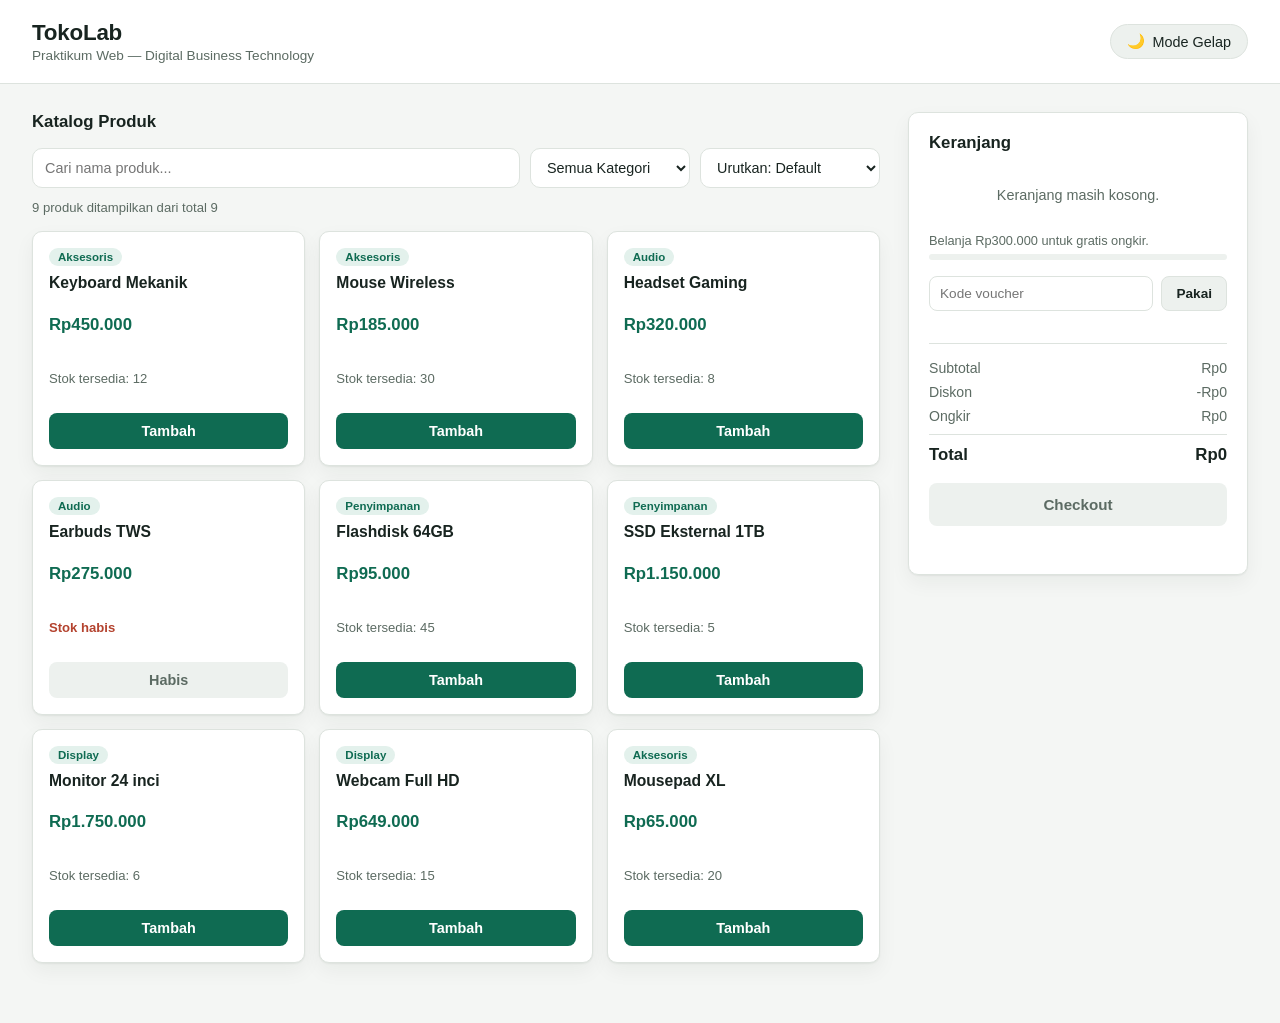
<file: index.html>
<!DOCTYPE html>
<html lang="id" data-theme="light">
<head>
<meta charset="UTF-8">
<meta name="viewport" content="width=device-width, initial-scale=1.0">
<title>TokoLab — Katalog Produk</title>
<link rel="stylesheet" href="style.css">
</head>
<body>

  <header class="topbar">
    <div class="brand">
      <h1>TokoLab</h1>
      <p>Praktikum Web — Digital Business Technology</p>
    </div>
    <button id="themeToggle" class="theme-toggle" type="button">
      <span id="themeIcon">🌙</span>
      <span id="themeLabel">Mode Gelap</span>
    </button>
  </header>

  <main class="layout">

    <section class="catalog-panel">

      <h2 class="panel-title">Katalog Produk</h2>

      <div class="controls">
        <input id="searchInput" type="text" placeholder="Cari nama produk..." autocomplete="off">

        <select id="categorySelect">
          <option value="Semua">Semua Kategori</option>
          <option value="Aksesoris">Aksesoris</option>
          <option value="Audio">Audio</option>
          <option value="Penyimpanan">Penyimpanan</option>
          <option value="Display">Display</option>
        </select>

        <select id="sortSelect">
          <option value="default">Urutkan: Default</option>
          <option value="price-asc">Harga: Termurah</option>
          <option value="price-desc">Harga: Termahal</option>
          <option value="name-asc">Nama: A-Z</option>
          <option value="stock-desc">Stok: Terbanyak</option>
        </select>
      </div>

      <p id="resultCount" class="result-count"></p>

      <div id="productGrid" class="product-grid"></div>

      <p id="emptyState" class="empty-state" hidden>Tidak ada produk yang cocok dengan pencarianmu.</p>

    </section>

    <aside class="cart-panel">
      <h2 class="panel-title">Keranjang</h2>

      <div id="cartEmpty" class="cart-empty">Keranjang masih kosong.</div>

      <ul id="cartList" class="cart-list"></ul>

      <div class="shipping-progress">
        <p id="shippingNote"></p>
        <div class="progress-track">
          <div id="progressBar" class="progress-bar"></div>
        </div>
      </div>

      <div class="voucher-row">
        <input id="voucherInput" type="text" placeholder="Kode voucher">
        <button id="voucherBtn" type="button">Pakai</button>
      </div>
      <p id="voucherMsg" class="voucher-msg"></p>

      <div class="summary">
        <div class="summary-row"><span>Subtotal</span><span id="subtotalVal">Rp0</span></div>
        <div class="summary-row"><span>Diskon</span><span id="discountVal">-Rp0</span></div>
        <div class="summary-row"><span>Ongkir</span><span id="shippingVal">Rp0</span></div>
        <div class="summary-row total"><span>Total</span><span id="totalVal">Rp0</span></div>
      </div>

      <button id="checkoutBtn" class="checkout-btn" type="button" disabled>Checkout</button>

      <p id="checkoutMsg" class="checkout-msg"></p>
    </aside>

  </main>

  <script src="script.js"></script>
</body>
</html>
</file>
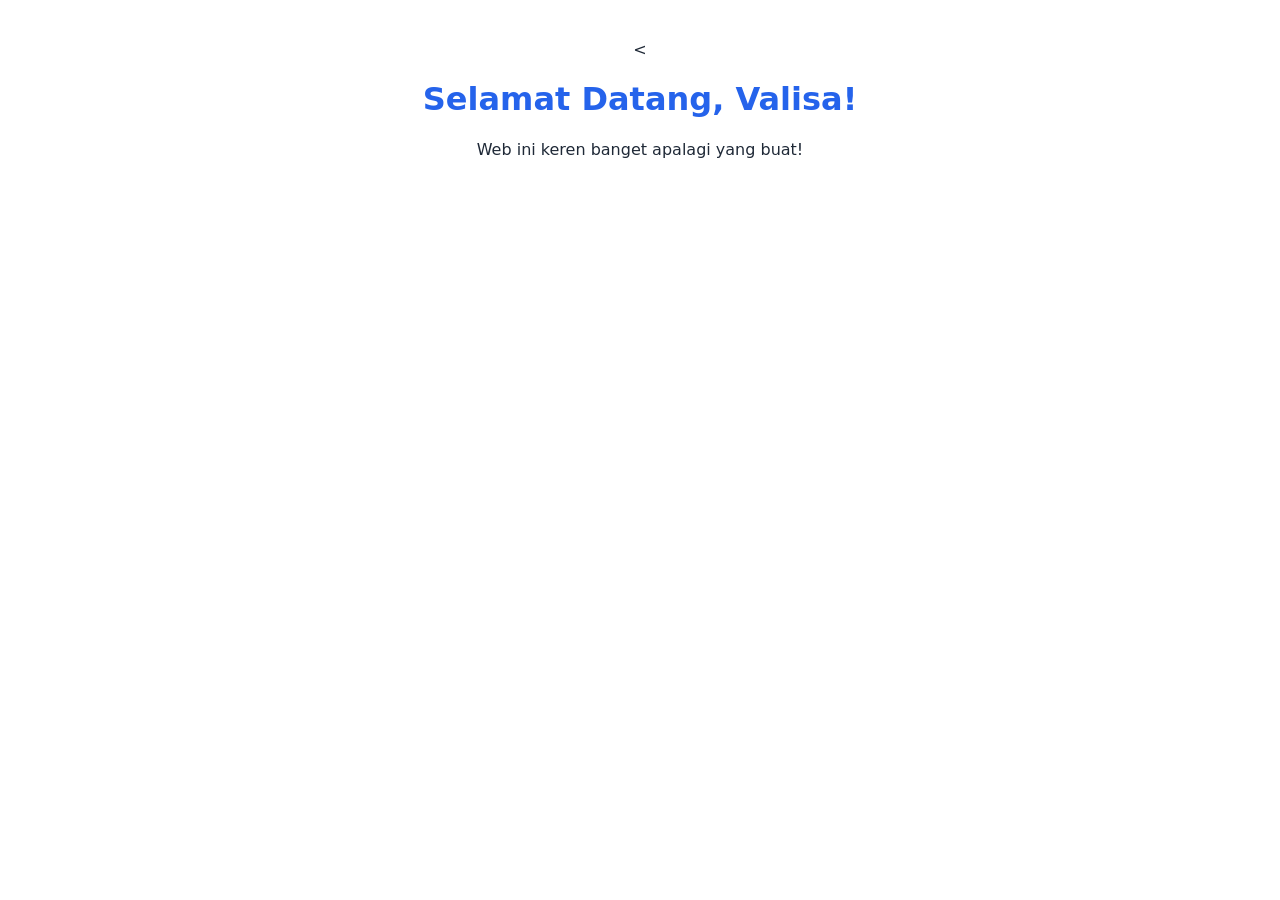
<file: Contoh 2.1 Week 4.html>
<<html lang="en">
<head>
    <title>Week 4</title>
    <style>
        body {
            font-family: system-ui, sans-serif;
            text-align: center;
            margin-top: 40px;
            color: #1f2937;
        }
        h1{
            color: #2563eb;
        }
    </style>
</head>
<body>
    <h1>Selamat Datang, Valisa!</h1>
    <p>Web ini keren banget apalagi yang buat!</p>

    <script>
        let nama = "Valisa";
        const tahunLahir = 2008;
        let umur = 2026 - tahunLahir;
        let sudahLulus = false;

        console.log(nama, umur, sudahLulus);
        console.log(typeof nama, typeof umur, typeof sudahLulus);
        console.log(typeof undefined, typeof null);
        console.log (Array.isArray([1, 2, 3]));
    </script>
</body>
</html>
</file>
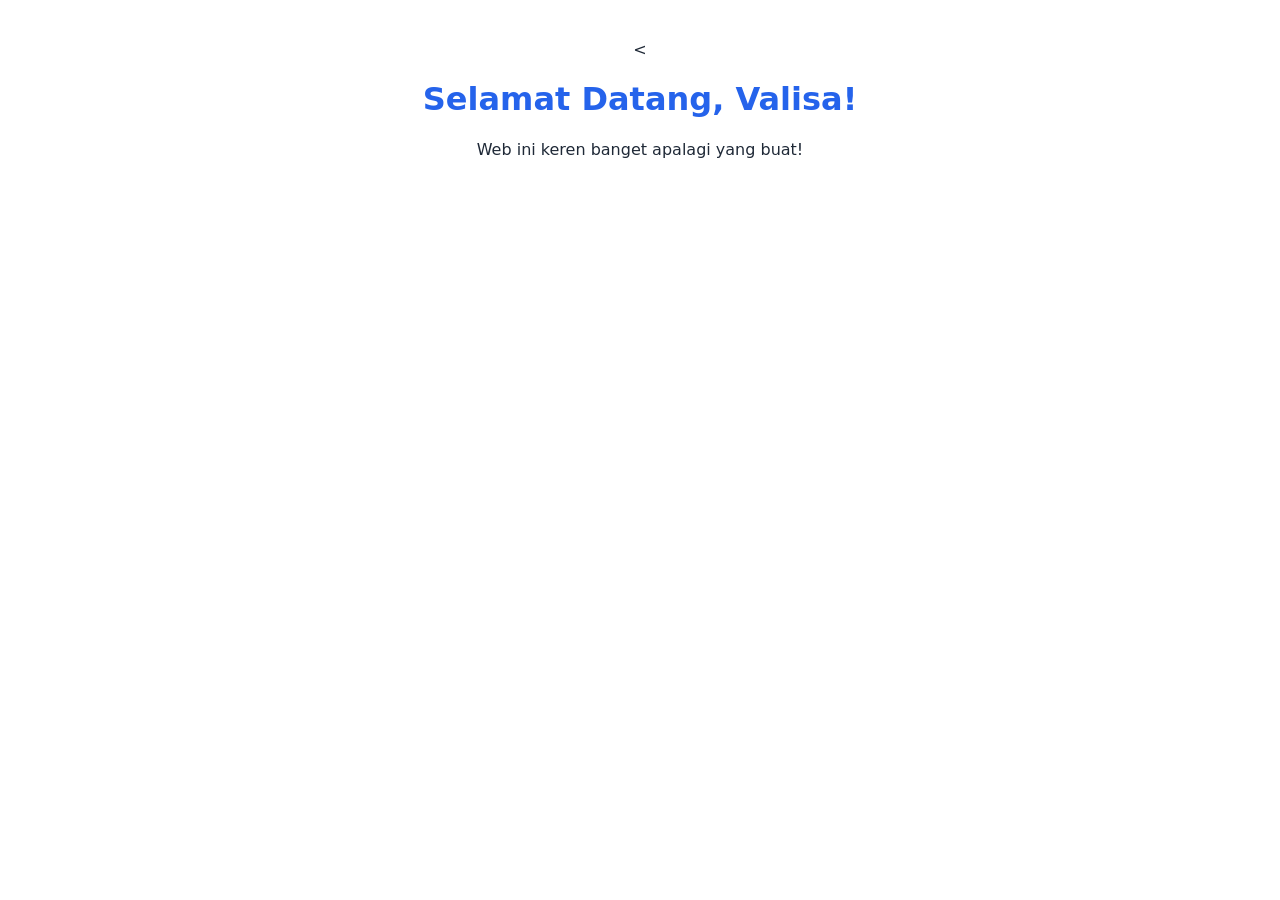
<file: contoh 2.2 week 4.html>
<<html lang="en">
<head>
    <title>Week 4</title>
    <style>
        body {
            font-family: system-ui, sans-serif;
            text-align: center;
            margin-top: 40px;
            color: #1f2937;
        }
        h1{
            color: #2563eb;
        }
    </style>
</head>
<body>
    <h1>Selamat Datang, Valisa!</h1>
    <p>Web ini keren banget apalagi yang buat!</p>

    <script>
       const harga = 150000;
const diskonPersen = 20;
const potongan = harga * (diskonPersen / 100);
const hargaAkhir = harga - potongan;
console.log(⁠ Harga awal: Rp${harga} ⁠);
console.log(⁠ Diskon ${diskonPersen}% = Rp${potongan} ⁠);
console.log(⁠ Harga akhir: Rp${hargaAkhir} ⁠);
const status = hargaAkhir < 100000 ? "Murah" : "Mahal";
console.log(⁠ Status: ${status} ⁠);
    </script>
</body>
</html>
</file>
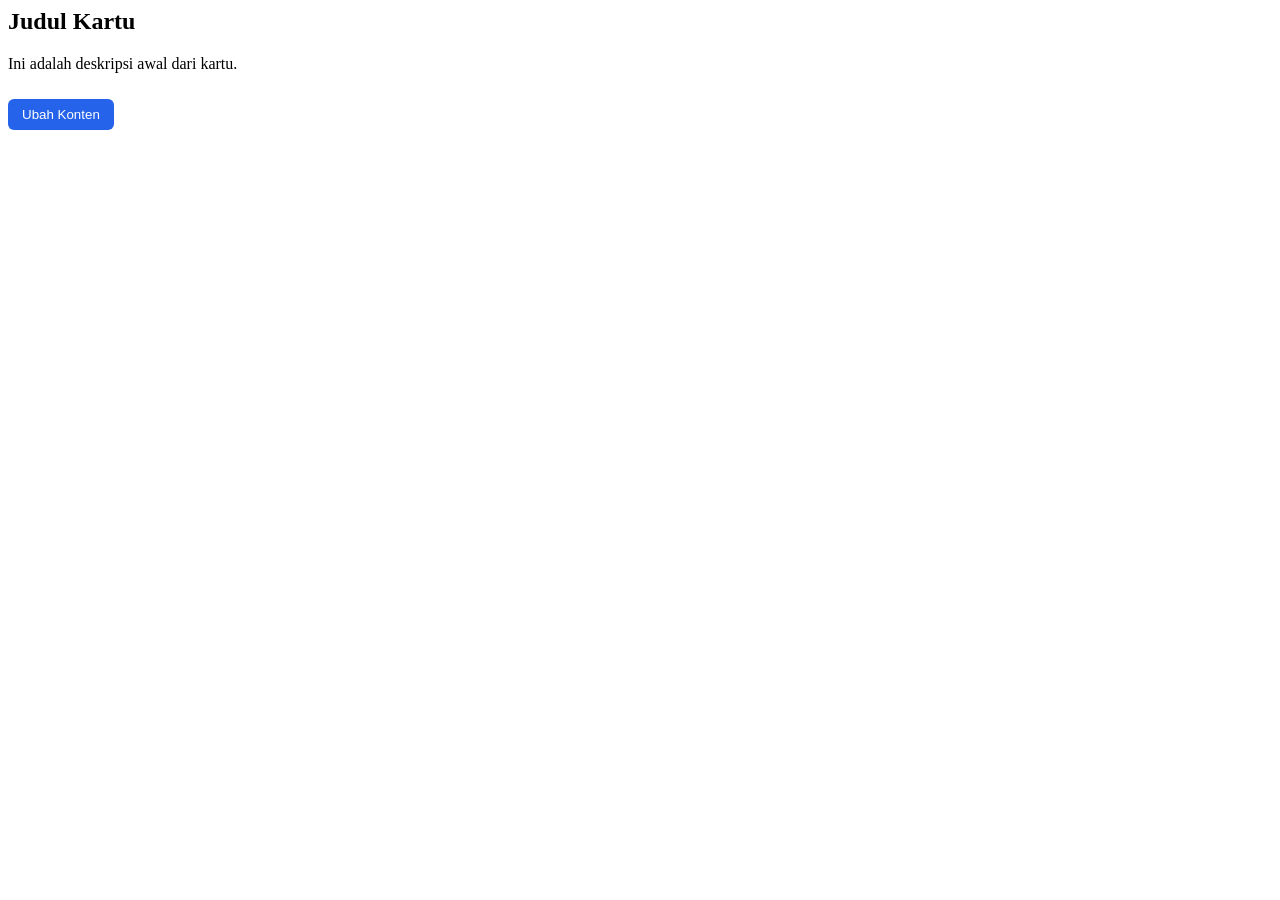
<file: Contoh 6.1 Week 4.html>
<html lang="en">
<head>
    <div class="kartu">
      <h2 id="judul-kartu">Judul Kartu</h2>
      <p class="deskripsi">Ini adalah deskripsi awal dari kartu.</p>
      <button id="btn-ubah">Ubah Konten</button>
    </div>
    <style>
        font-family: system-ui, sans-serif;
        padding: 20px;
      }
      .kartu {
        border: 1px solid #cbd5e1;
        border-radius: 10px;
        padding: 20px;
        max-width: 320px;
      }
      button {
        margin-top: 10px;
        padding: 8px 14px;
        border: none;
        border-radius: 6px;
        background: #2563eb;
        color: white;
        cursor: pointer;
      }
      button:hover {
        background: #1d4ed8;
      }
    <script>
        const btn = document.getElementById("btn-ubah");
      const judul = document.querySelector("#judul-kartu");
      const deskripsi = document.querySelector(".deskripsi");
      btn.addEventListener("click", () => {
        judul.textContent = "Judul Sudah Diubah!";
        deskripsi.textContent =
          "Konten ini diganti oleh JavaScript saat tombol diklik.";
      });
    </script>
</body>
</html>
</file>
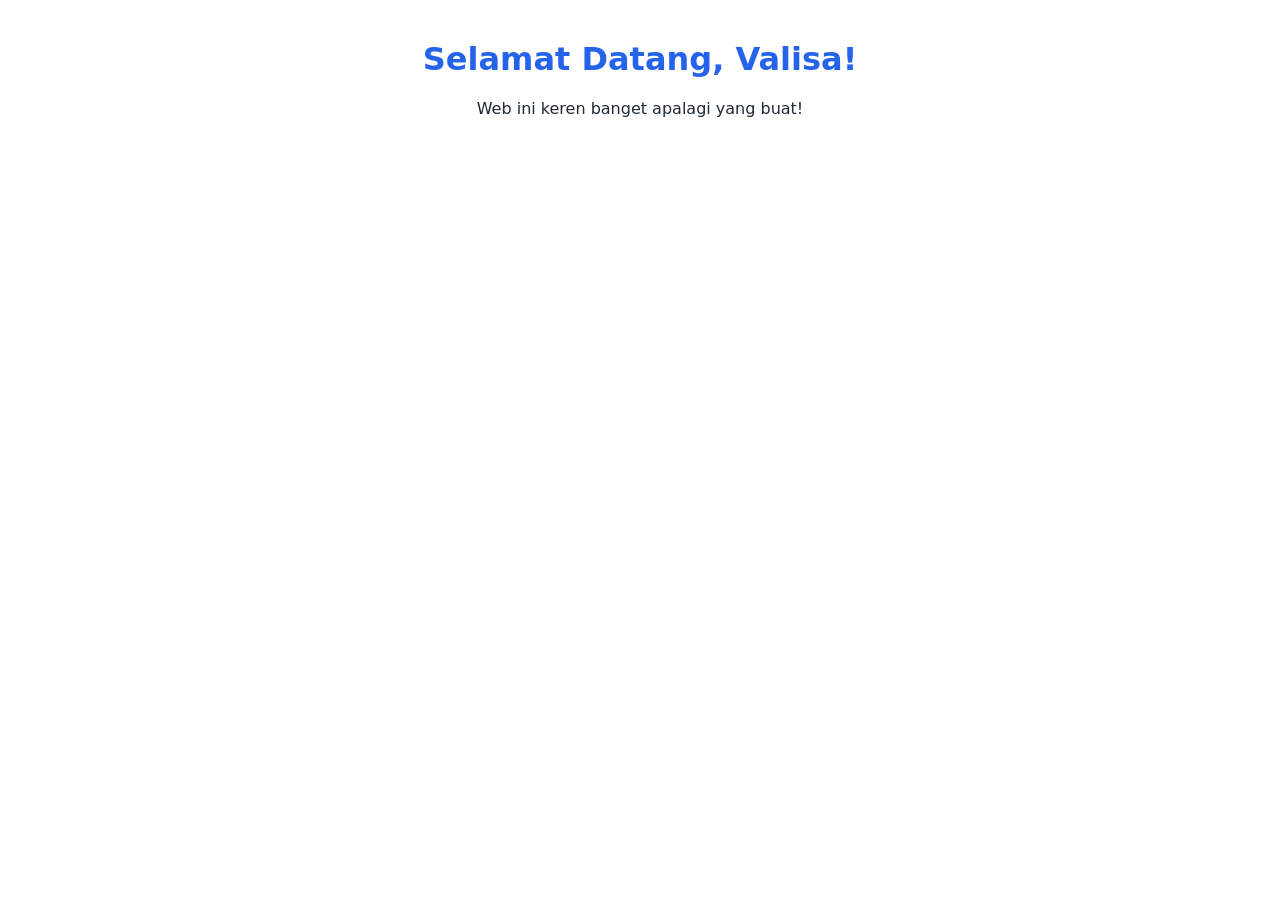
<file: Week 4.html>
<html lang="en">
<head>
    <title>Week 4</title>
    <style>
        body {
            font-family: system-ui, sans-serif;
            text-align: center;
            margin-top: 40px;
            color: #1f2937;
        }
        h1{
            color: #2563eb;
        }
    </style>
</head>
<body>
    <h1>Selamat Datang, Valisa!</h1>
    <p>Web ini keren banget apalagi yang buat!</p>

    <script>
        let nama = "Valisa";
        const tahunLahir = 2008;
        let umur = 2026 - tahunLahir;
        let sudahLulus = false;


        console.log(nama, umur, sudahLulus);
        console.log(typeof nama, typeof umur, typeof sudahLulus);
        console.log(typeof undefined, typeof null);
        console.log (Array.isArray([1, 2, 3]));
    </script>
</body>
</html>
</file>
<file: style.css>
:root {
  --bg: #f4f6f4;
  --surface: #ffffff;
  --surface-2: #edf1ee;
  --text: #182420;
  --text-muted: #5c6b63;
  --border: #dde3de;
  --accent: #0f6b52;
  --accent-hover: #0c5642;
  --accent-soft: #e3f1ec;
  --danger: #b4432f;
  --warn-bg: #fbeeeb;
  --shadow: 0 1px 2px rgba(20, 30, 25, 0.06), 0 8px 20px rgba(20, 30, 25, 0.05);
  --radius: 10px;
  --font: "Segoe UI", "Helvetica Neue", Arial, sans-serif;
}

[data-theme="dark"] {
  --bg: #101512;
  --surface: #171d1a;
  --surface-2: #1d2420;
  --text: #e7ede9;
  --text-muted: #93a29a;
  --border: #2a332d;
  --accent: #2ea183;
  --accent-hover: #38b895;
  --accent-soft: #17332a;
  --danger: #e07862;
  --warn-bg: #2c1c18;
  --shadow: 0 1px 2px rgba(0, 0, 0, 0.3), 0 8px 24px rgba(0, 0, 0, 0.35);
}

* { box-sizing: border-box; }

body {
  margin: 0;
  font-family: var(--font);
  background: var(--bg);
  color: var(--text);
  transition: background 0.2s ease, color 0.2s ease;
}

.topbar {
  display: flex;
  justify-content: space-between;
  align-items: center;
  padding: 20px 32px;
  border-bottom: 1px solid var(--border);
  background: var(--surface);
}

.brand h1 {
  margin: 0;
  font-size: 1.4rem;
  letter-spacing: -0.01em;
}

.brand p {
  margin: 2px 0 0;
  font-size: 0.85rem;
  color: var(--text-muted);
}

.theme-toggle {
  display: flex;
  align-items: center;
  gap: 8px;
  padding: 8px 16px;
  border-radius: 999px;
  border: 1px solid var(--border);
  background: var(--surface-2);
  color: var(--text);
  cursor: pointer;
  font-size: 0.9rem;
  transition: background 0.15s ease, transform 0.1s ease;
}

.theme-toggle:hover { background: var(--accent-soft); }
.theme-toggle:active { transform: scale(0.97); }


.layout {
  display: grid;
  grid-template-columns: 1fr 340px;
  gap: 28px;
  padding: 28px 32px 60px;
  max-width: 1280px;
  margin: 0 auto;
}

@media (max-width: 900px) {
  .layout { grid-template-columns: 1fr; }
}

.panel-title {
  margin: 0 0 16px;
  font-size: 1.05rem;
  font-weight: 700;
}


.controls {
  display: grid;
  grid-template-columns: 1fr 160px 180px;
  gap: 10px;
  margin-bottom: 12px;
}

@media (max-width: 640px) {
  .controls { grid-template-columns: 1fr; }
}

.controls input,
.controls select {
  padding: 10px 12px;
  border-radius: var(--radius);
  border: 1px solid var(--border);
  background: var(--surface);
  color: var(--text);
  font-size: 0.9rem;
  outline: none;
}

.controls input:focus,
.controls select:focus {
  border-color: var(--accent);
  box-shadow: 0 0 0 3px var(--accent-soft);
}

.result-count {
  font-size: 0.82rem;
  color: var(--text-muted);
  margin: 0 0 16px;
}

.product-grid {
  display: grid;
  grid-template-columns: repeat(auto-fill, minmax(210px, 1fr));
  gap: 14px;
}

.product-card {
  background: var(--surface);
  border: 1px solid var(--border);
  border-radius: var(--radius);
  padding: 16px;
  display: flex;
  flex-direction: column;
  gap: 6px;
  box-shadow: var(--shadow);
  transition: border-color 0.15s ease, transform 0.1s ease;
}

.product-card:hover {
  border-color: var(--accent);
  transform: translateY(-2px);
}

.product-card.just-added {
  animation: pop 0.35s ease;
}

@keyframes pop {
  0% { box-shadow: 0 0 0 0 var(--accent-soft); }
  60% { box-shadow: 0 0 0 8px var(--accent-soft); }
  100% { box-shadow: 0 0 0 0 transparent; }
}

.badge {
  align-self: flex-start;
  font-size: 0.72rem;
  padding: 3px 9px;
  border-radius: 999px;
  background: var(--accent-soft);
  color: var(--accent);
  font-weight: 600;
}

.product-name {
  font-weight: 600;
  font-size: 0.98rem;
  margin: 2px 0 0;
}

.product-price {
  color: var(--accent);
  font-weight: 700;
  font-size: 1.05rem;
}

.product-stock {
  font-size: 0.82rem;
  color: var(--text-muted);
}

.product-stock.out { color: var(--danger); font-weight: 600; }

.add-btn {
  margin-top: 8px;
  padding: 10px;
  border: none;
  border-radius: 8px;
  background: var(--accent);
  color: #fff;
  font-weight: 600;
  cursor: pointer;
  font-size: 0.9rem;
  transition: background 0.15s ease, transform 0.1s ease;
}

.add-btn:hover { background: var(--accent-hover); }
.add-btn:active { transform: scale(0.97); }

.add-btn:disabled {
  background: var(--surface-2);
  color: var(--text-muted);
  cursor: not-allowed;
}

.empty-state {
  text-align: center;
  color: var(--text-muted);
  padding: 40px 0;
}


.cart-panel {
  background: var(--surface);
  border: 1px solid var(--border);
  border-radius: var(--radius);
  padding: 20px;
  height: fit-content;
  position: sticky;
  top: 20px;
  box-shadow: var(--shadow);
}

.cart-empty {
  color: var(--text-muted);
  font-size: 0.9rem;
  text-align: center;
  padding: 18px 0;
}

.cart-list {
  list-style: none;
  margin: 0 0 12px;
  padding: 0;
  max-height: 240px;
  overflow-y: auto;
}

.cart-item {
  display: grid;
  grid-template-columns: 1fr auto auto;
  align-items: center;
  gap: 8px;
  padding: 10px 0;
  border-bottom: 1px solid var(--border);
  font-size: 0.88rem;
}

.cart-item-name { font-weight: 600; }
.cart-item-sub { color: var(--text-muted); font-size: 0.78rem; }

.qty-controls {
  display: flex;
  align-items: center;
  gap: 6px;
}

.qty-controls button {
  width: 24px;
  height: 24px;
  border-radius: 6px;
  border: 1px solid var(--border);
  background: var(--surface-2);
  color: var(--text);
  cursor: pointer;
  font-size: 0.9rem;
  line-height: 1;
}

.qty-controls button:hover { background: var(--accent-soft); }

.remove-btn {
  border: none;
  background: transparent;
  color: var(--danger);
  cursor: pointer;
  font-size: 0.8rem;
}

.shipping-progress { margin: 10px 0 16px; }

.shipping-progress p {
  font-size: 0.8rem;
  color: var(--text-muted);
  margin: 0 0 6px;
}

.progress-track {
  height: 6px;
  border-radius: 999px;
  background: var(--surface-2);
  overflow: hidden;
}

.progress-bar {
  height: 100%;
  width: 0%;
  background: var(--accent);
  transition: width 0.25s ease;
}

.voucher-row {
  display: flex;
  gap: 8px;
  margin-bottom: 4px;
}

.voucher-row input {
  flex: 1;
  padding: 9px 10px;
  border-radius: 8px;
  border: 1px solid var(--border);
  background: var(--surface);
  color: var(--text);
  font-size: 0.85rem;
}

.voucher-row button {
  padding: 9px 14px;
  border-radius: 8px;
  border: 1px solid var(--border);
  background: var(--surface-2);
  color: var(--text);
  cursor: pointer;
  font-weight: 600;
  font-size: 0.85rem;
}

.voucher-row button:hover { background: var(--accent-soft); }

.voucher-msg {
  min-height: 16px;
  font-size: 0.78rem;
  margin: 0 0 12px;
  color: var(--accent);
}

.voucher-msg.error { color: var(--danger); }

.summary {
  border-top: 1px solid var(--border);
  padding-top: 12px;
  margin-bottom: 14px;
}

.summary-row {
  display: flex;
  justify-content: space-between;
  font-size: 0.88rem;
  padding: 4px 0;
  color: var(--text-muted);
}

.summary-row.total {
  color: var(--text);
  font-weight: 700;
  font-size: 1.05rem;
  border-top: 1px solid var(--border);
  margin-top: 6px;
  padding-top: 10px;
}

.checkout-btn {
  width: 100%;
  padding: 13px;
  border: none;
  border-radius: 8px;
  background: var(--accent);
  color: #fff;
  font-weight: 700;
  font-size: 0.95rem;
  cursor: pointer;
  transition: background 0.15s ease, transform 0.1s ease;
}

.checkout-btn:hover:not(:disabled) { background: var(--accent-hover); }
.checkout-btn:active:not(:disabled) { transform: scale(0.98); }

.checkout-btn:disabled {
  background: var(--surface-2);
  color: var(--text-muted);
  cursor: not-allowed;
}

.checkout-msg {
  text-align: center;
  font-size: 0.85rem;
  color: var(--accent);
  margin: 12px 0 0;
  min-height: 16px;
}
</file>
